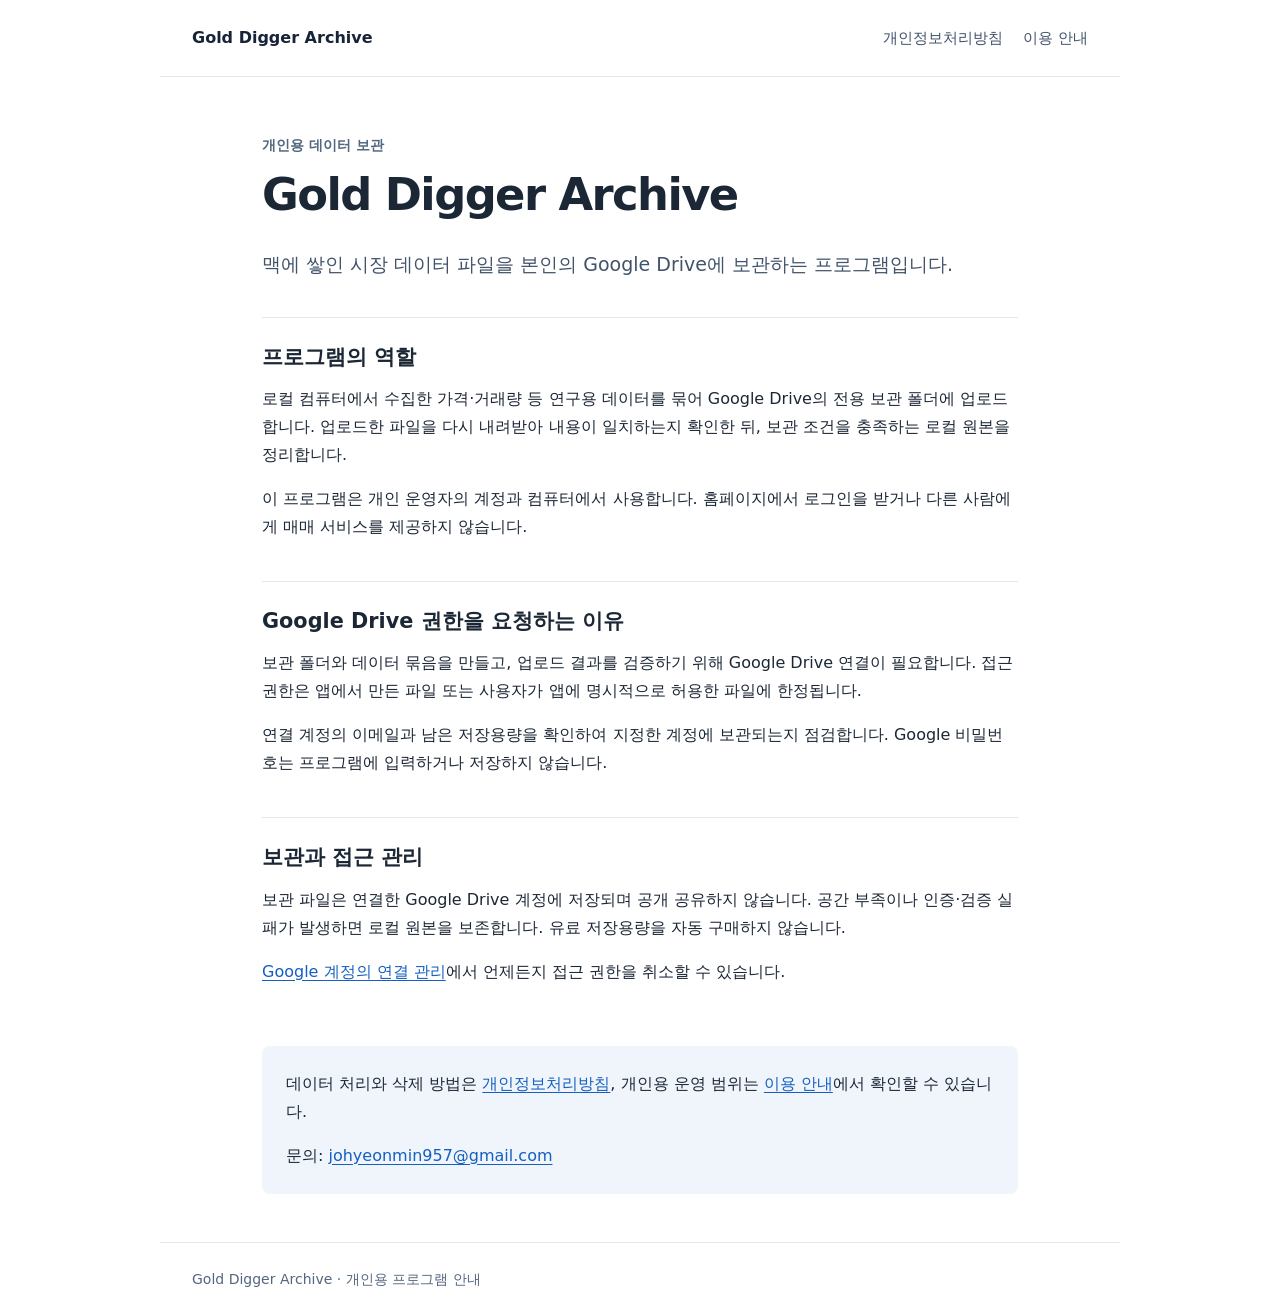
<file: index.html>
<!doctype html>
<html lang="ko">
<head>
  <meta charset="utf-8">
  <meta name="viewport" content="width=device-width, initial-scale=1">
  <meta name="description" content="Gold Digger Archive 개인용 Google Drive 데이터 보관 프로그램 안내">
  <title>Gold Digger Archive</title>
  <link rel="stylesheet" href="style.css">
</head>
<body>
  <header><a class="brand" href="./">Gold Digger Archive</a><nav aria-label="안내"><a href="privacy.html">개인정보처리방침</a><a href="terms.html">이용 안내</a></nav></header>
  <main>
    <p class="eyebrow">개인용 데이터 보관</p>
    <h1>Gold Digger Archive</h1>
    <p class="lead">맥에 쌓인 시장 데이터 파일을 본인의 Google Drive에 보관하는 프로그램입니다.</p>
    <section aria-labelledby="purpose"><h2 id="purpose">프로그램의 역할</h2>
      <p>로컬 컴퓨터에서 수집한 가격·거래량 등 연구용 데이터를 묶어 Google Drive의 전용 보관 폴더에 업로드합니다. 업로드한 파일을 다시 내려받아 내용이 일치하는지 확인한 뒤, 보관 조건을 충족하는 로컬 원본을 정리합니다.</p>
      <p>이 프로그램은 개인 운영자의 계정과 컴퓨터에서 사용합니다. 홈페이지에서 로그인을 받거나 다른 사람에게 매매 서비스를 제공하지 않습니다.</p>
    </section>
    <section aria-labelledby="access"><h2 id="access">Google Drive 권한을 요청하는 이유</h2>
      <p>보관 폴더와 데이터 묶음을 만들고, 업로드 결과를 검증하기 위해 Google Drive 연결이 필요합니다. 접근 권한은 앱에서 만든 파일 또는 사용자가 앱에 명시적으로 허용한 파일에 한정됩니다.</p>
      <p>연결 계정의 이메일과 남은 저장용량을 확인하여 지정한 계정에 보관되는지 점검합니다. Google 비밀번호는 프로그램에 입력하거나 저장하지 않습니다.</p>
    </section>
    <section aria-labelledby="controls"><h2 id="controls">보관과 접근 관리</h2>
      <p>보관 파일은 연결한 Google Drive 계정에 저장되며 공개 공유하지 않습니다. 공간 부족이나 인증·검증 실패가 발생하면 로컬 원본을 보존합니다. 유료 저장용량을 자동 구매하지 않습니다.</p>
      <p><a href="https://myaccount.google.com/connections">Google 계정의 연결 관리</a>에서 언제든지 접근 권한을 취소할 수 있습니다.</p>
    </section>
    <aside><p>데이터 처리와 삭제 방법은 <a href="privacy.html">개인정보처리방침</a>, 개인용 운영 범위는 <a href="terms.html">이용 안내</a>에서 확인할 수 있습니다.</p><p>문의: <a href="mailto:johyeonmin957@gmail.com">johyeonmin957@gmail.com</a></p></aside>
  </main>
  <footer>Gold Digger Archive · 개인용 프로그램 안내</footer>
</body>
</html>
</file>
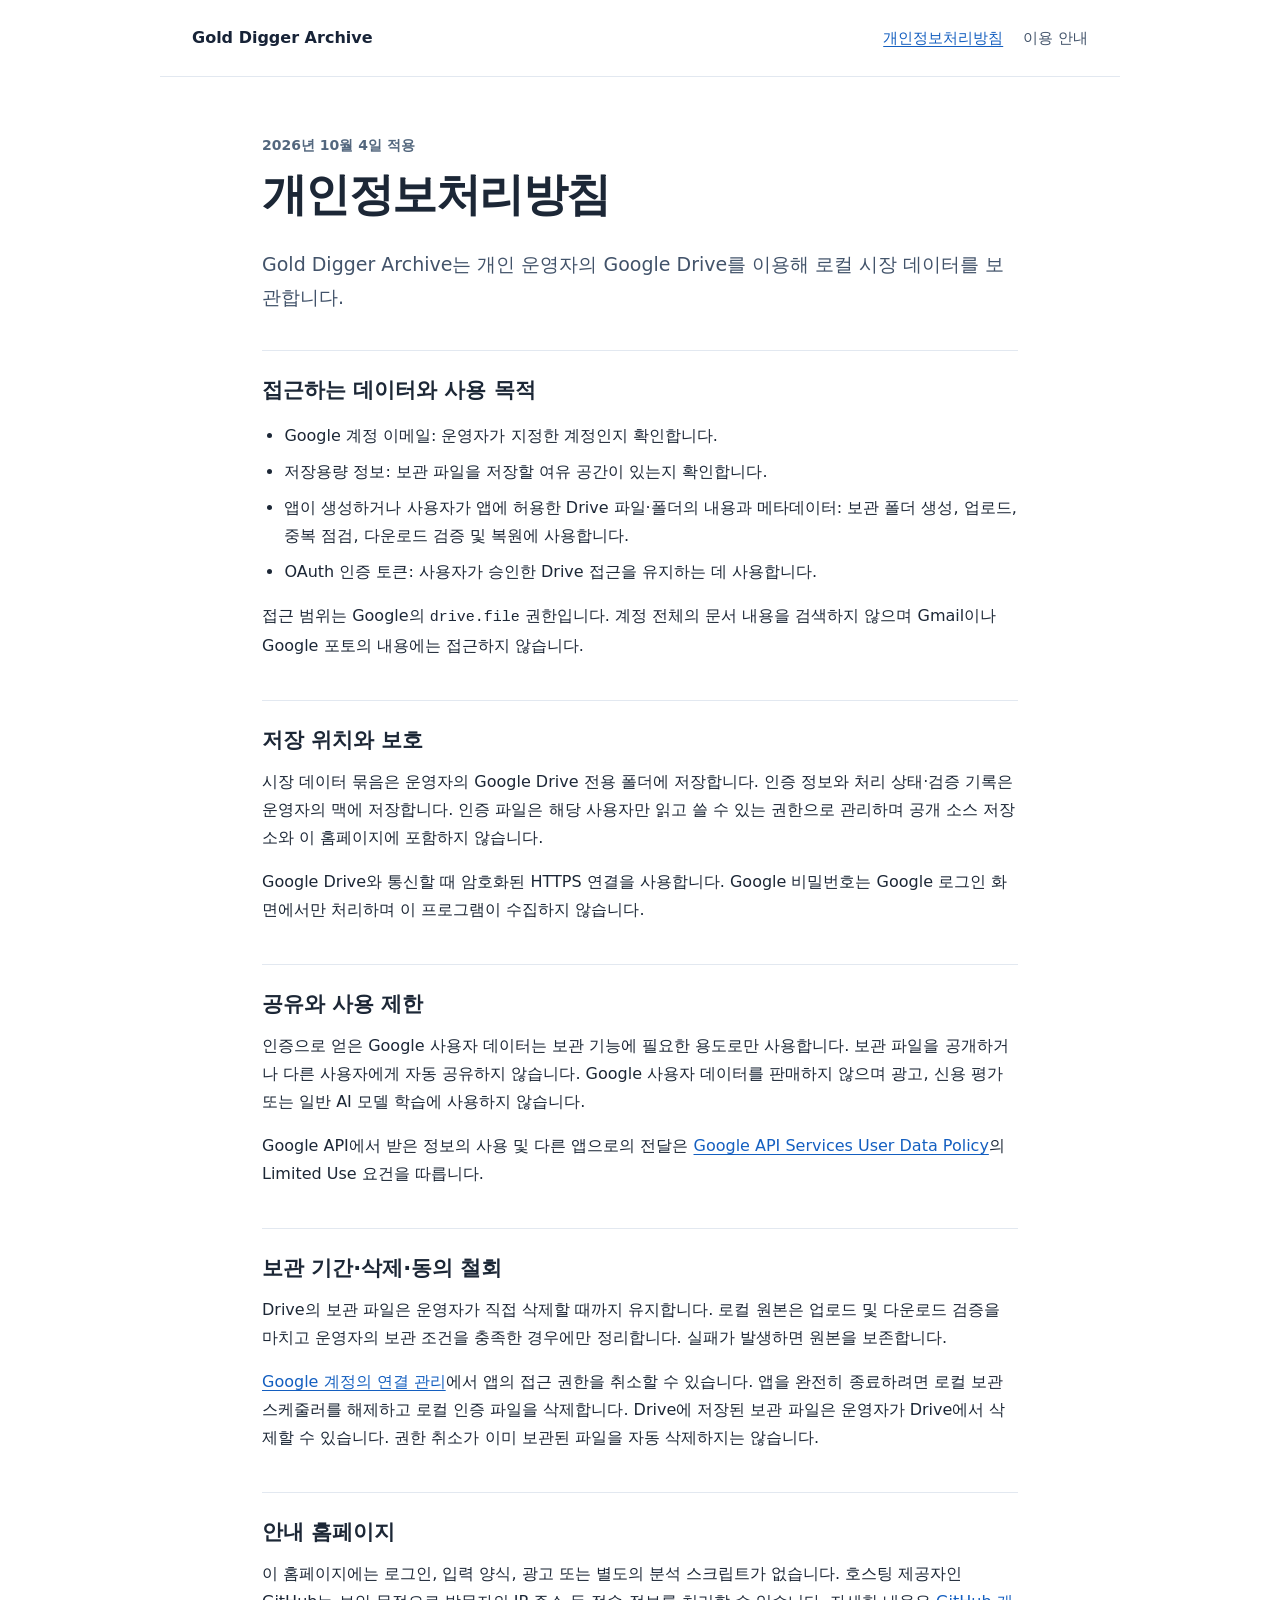
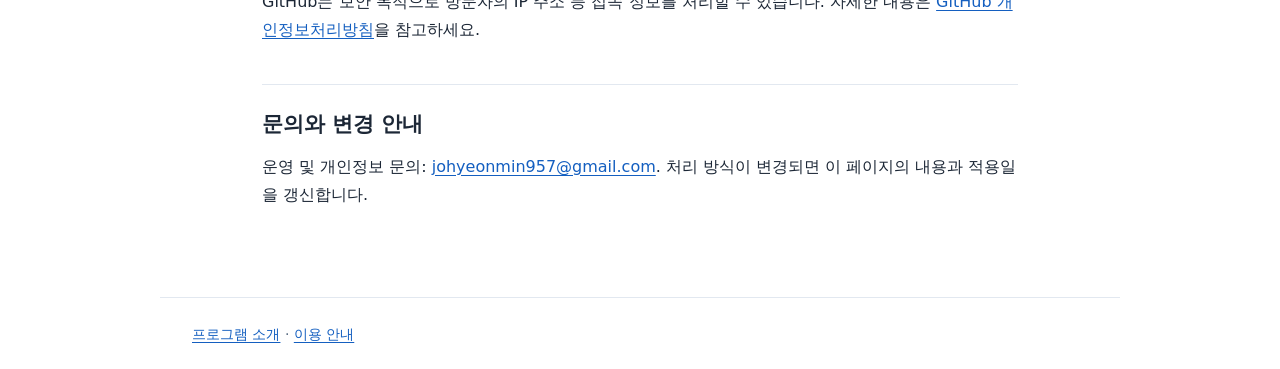
<file: privacy.html>
<!doctype html>
<html lang="ko">
<head>
  <meta charset="utf-8">
  <meta name="viewport" content="width=device-width, initial-scale=1">
  <title>개인정보처리방침 · Gold Digger Archive</title>
  <link rel="stylesheet" href="style.css">
</head>
<body>
  <header><a class="brand" href="./">Gold Digger Archive</a><nav aria-label="안내"><a aria-current="page" href="privacy.html">개인정보처리방침</a><a href="terms.html">이용 안내</a></nav></header>
  <main>
    <p class="eyebrow">2026년 10월 4일 적용</p>
    <h1>개인정보처리방침</h1>
    <p class="lead">Gold Digger Archive는 개인 운영자의 Google Drive를 이용해 로컬 시장 데이터를 보관합니다.</p>
    <section><h2>접근하는 데이터와 사용 목적</h2>
      <ul><li>Google 계정 이메일: 운영자가 지정한 계정인지 확인합니다.</li><li>저장용량 정보: 보관 파일을 저장할 여유 공간이 있는지 확인합니다.</li><li>앱이 생성하거나 사용자가 앱에 허용한 Drive 파일·폴더의 내용과 메타데이터: 보관 폴더 생성, 업로드, 중복 점검, 다운로드 검증 및 복원에 사용합니다.</li><li>OAuth 인증 토큰: 사용자가 승인한 Drive 접근을 유지하는 데 사용합니다.</li></ul>
      <p>접근 범위는 Google의 <code>drive.file</code> 권한입니다. 계정 전체의 문서 내용을 검색하지 않으며 Gmail이나 Google 포토의 내용에는 접근하지 않습니다.</p>
    </section>
    <section><h2>저장 위치와 보호</h2>
      <p>시장 데이터 묶음은 운영자의 Google Drive 전용 폴더에 저장합니다. 인증 정보와 처리 상태·검증 기록은 운영자의 맥에 저장합니다. 인증 파일은 해당 사용자만 읽고 쓸 수 있는 권한으로 관리하며 공개 소스 저장소와 이 홈페이지에 포함하지 않습니다.</p>
      <p>Google Drive와 통신할 때 암호화된 HTTPS 연결을 사용합니다. Google 비밀번호는 Google 로그인 화면에서만 처리하며 이 프로그램이 수집하지 않습니다.</p>
    </section>
    <section><h2>공유와 사용 제한</h2>
      <p>인증으로 얻은 Google 사용자 데이터는 보관 기능에 필요한 용도로만 사용합니다. 보관 파일을 공개하거나 다른 사용자에게 자동 공유하지 않습니다. Google 사용자 데이터를 판매하지 않으며 광고, 신용 평가 또는 일반 AI 모델 학습에 사용하지 않습니다.</p>
      <p>Google API에서 받은 정보의 사용 및 다른 앱으로의 전달은 <a href="https://developers.google.com/terms/api-services-user-data-policy">Google API Services User Data Policy</a>의 Limited Use 요건을 따릅니다.</p>
    </section>
    <section><h2>보관 기간·삭제·동의 철회</h2>
      <p>Drive의 보관 파일은 운영자가 직접 삭제할 때까지 유지합니다. 로컬 원본은 업로드 및 다운로드 검증을 마치고 운영자의 보관 조건을 충족한 경우에만 정리합니다. 실패가 발생하면 원본을 보존합니다.</p>
      <p><a href="https://myaccount.google.com/connections">Google 계정의 연결 관리</a>에서 앱의 접근 권한을 취소할 수 있습니다. 앱을 완전히 종료하려면 로컬 보관 스케줄러를 해제하고 로컬 인증 파일을 삭제합니다. Drive에 저장된 보관 파일은 운영자가 Drive에서 삭제할 수 있습니다. 권한 취소가 이미 보관된 파일을 자동 삭제하지는 않습니다.</p>
    </section>
    <section><h2>안내 홈페이지</h2>
      <p>이 홈페이지에는 로그인, 입력 양식, 광고 또는 별도의 분석 스크립트가 없습니다. 호스팅 제공자인 GitHub는 보안 목적으로 방문자의 IP 주소 등 접속 정보를 처리할 수 있습니다. 자세한 내용은 <a href="https://docs.github.com/en/site-policy/privacy-policies/github-general-privacy-statement">GitHub 개인정보처리방침</a>을 참고하세요.</p>
    </section>
    <section><h2>문의와 변경 안내</h2><p>운영 및 개인정보 문의: <a href="mailto:johyeonmin957@gmail.com">johyeonmin957@gmail.com</a>. 처리 방식이 변경되면 이 페이지의 내용과 적용일을 갱신합니다.</p></section>
  </main>
  <footer><a href="./">프로그램 소개</a> · <a href="terms.html">이용 안내</a></footer>
</body>
</html>
</file>
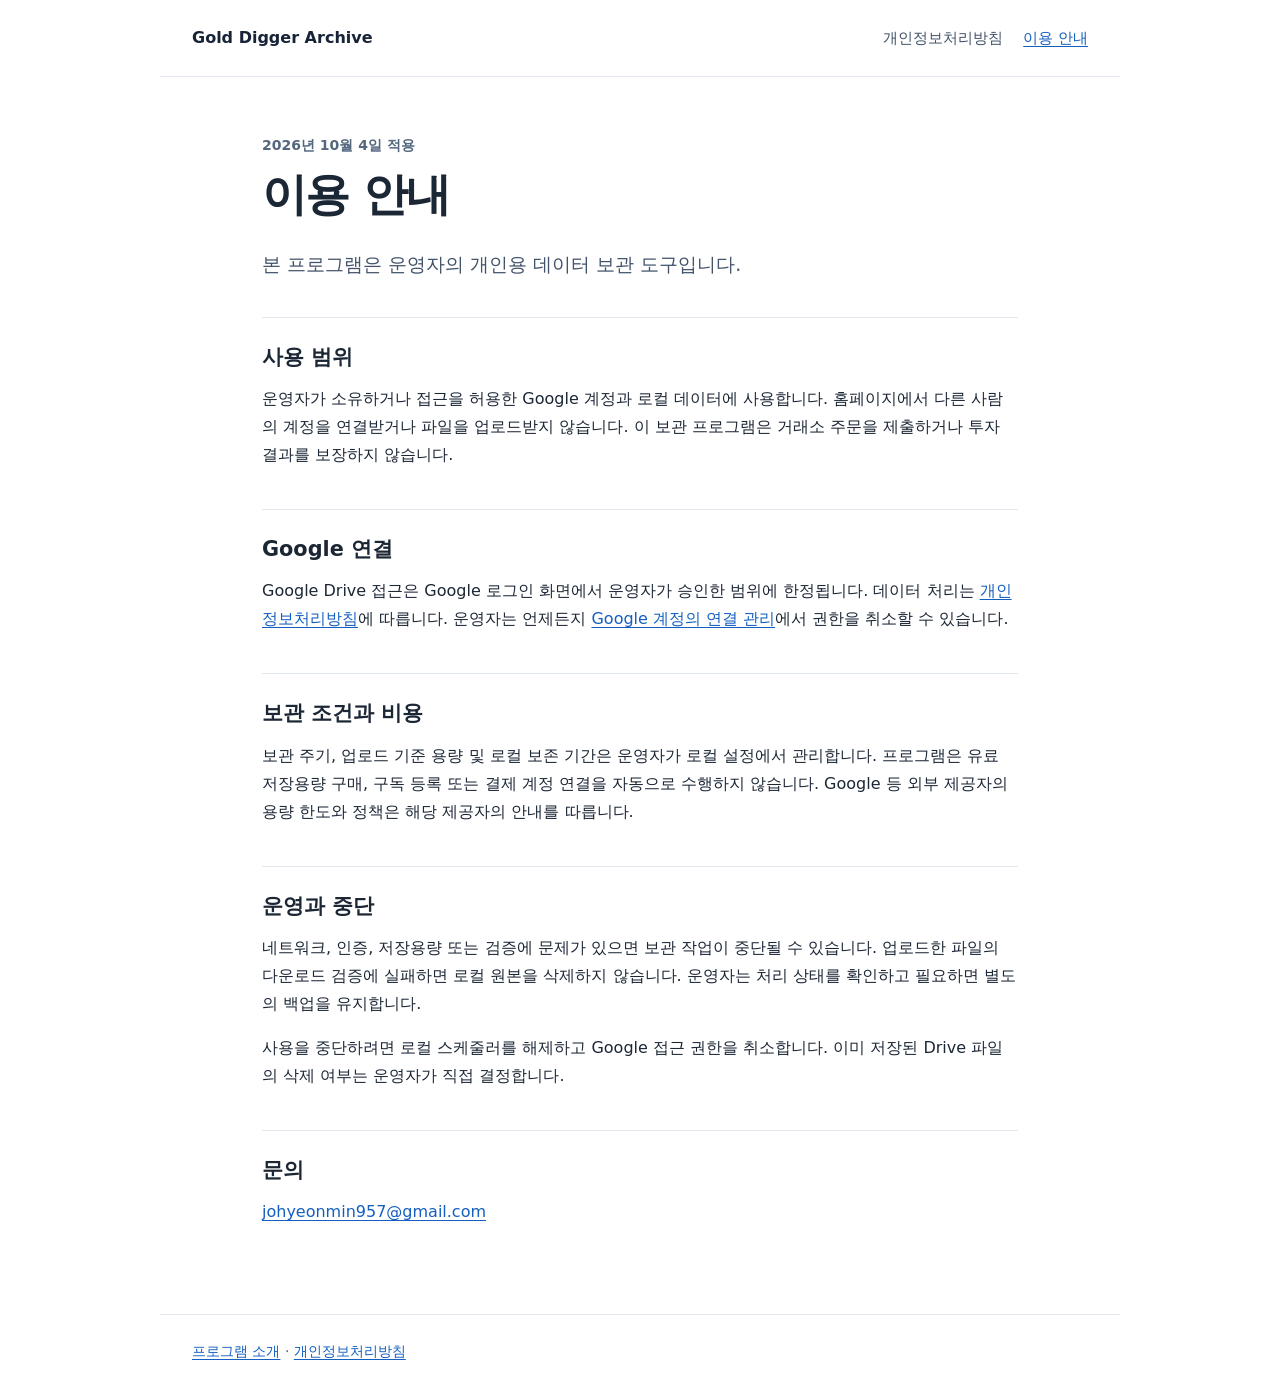
<file: terms.html>
<!doctype html>
<html lang="ko">
<head>
  <meta charset="utf-8">
  <meta name="viewport" content="width=device-width, initial-scale=1">
  <title>이용 안내 · Gold Digger Archive</title>
  <link rel="stylesheet" href="style.css">
</head>
<body>
  <header><a class="brand" href="./">Gold Digger Archive</a><nav aria-label="안내"><a href="privacy.html">개인정보처리방침</a><a aria-current="page" href="terms.html">이용 안내</a></nav></header>
  <main>
    <p class="eyebrow">2026년 10월 4일 적용</p><h1>이용 안내</h1>
    <p class="lead">본 프로그램은 운영자의 개인용 데이터 보관 도구입니다.</p>
    <section><h2>사용 범위</h2><p>운영자가 소유하거나 접근을 허용한 Google 계정과 로컬 데이터에 사용합니다. 홈페이지에서 다른 사람의 계정을 연결받거나 파일을 업로드받지 않습니다. 이 보관 프로그램은 거래소 주문을 제출하거나 투자 결과를 보장하지 않습니다.</p></section>
    <section><h2>Google 연결</h2><p>Google Drive 접근은 Google 로그인 화면에서 운영자가 승인한 범위에 한정됩니다. 데이터 처리는 <a href="privacy.html">개인정보처리방침</a>에 따릅니다. 운영자는 언제든지 <a href="https://myaccount.google.com/connections">Google 계정의 연결 관리</a>에서 권한을 취소할 수 있습니다.</p></section>
    <section><h2>보관 조건과 비용</h2><p>보관 주기, 업로드 기준 용량 및 로컬 보존 기간은 운영자가 로컬 설정에서 관리합니다. 프로그램은 유료 저장용량 구매, 구독 등록 또는 결제 계정 연결을 자동으로 수행하지 않습니다. Google 등 외부 제공자의 용량 한도와 정책은 해당 제공자의 안내를 따릅니다.</p></section>
    <section><h2>운영과 중단</h2><p>네트워크, 인증, 저장용량 또는 검증에 문제가 있으면 보관 작업이 중단될 수 있습니다. 업로드한 파일의 다운로드 검증에 실패하면 로컬 원본을 삭제하지 않습니다. 운영자는 처리 상태를 확인하고 필요하면 별도의 백업을 유지합니다.</p><p>사용을 중단하려면 로컬 스케줄러를 해제하고 Google 접근 권한을 취소합니다. 이미 저장된 Drive 파일의 삭제 여부는 운영자가 직접 결정합니다.</p></section>
    <section><h2>문의</h2><p><a href="mailto:johyeonmin957@gmail.com">johyeonmin957@gmail.com</a></p></section>
  </main><footer><a href="./">프로그램 소개</a> · <a href="privacy.html">개인정보처리방침</a></footer>
</body>
</html>
</file>
<file: style.css>
:root{font-family:system-ui,-apple-system,BlinkMacSystemFont,"Apple SD Gothic Neo","Noto Sans KR",sans-serif;color:#1c2736;background:#fff;font-size:16px;line-height:1.75}
*{box-sizing:border-box}body{margin:0}a{color:#145fc0;text-underline-offset:.2em}a:hover{color:#073f8b}a:focus-visible{outline:3px solid #145fc0;outline-offset:4px;border-radius:2px}header{max-width:960px;margin:auto;padding:24px 32px;display:flex;gap:20px;align-items:center;justify-content:space-between;border-bottom:1px solid #e2e8f0}.brand{color:#172337;font-weight:750;text-decoration:none}nav{display:flex;flex-wrap:wrap;gap:20px;font-size:.9375rem}nav a{color:#42536a;text-decoration:none}nav [aria-current=page]{color:#145fc0;text-decoration:underline}main{max-width:820px;margin:auto;padding:56px 32px 48px}.eyebrow{font-size:.875rem;font-weight:650;color:#53677e;margin:0 0 8px}h1{font-size:clamp(2rem,4vw,2.8rem);letter-spacing:-.035em;line-height:1.3;margin:0 0 24px}h2{font-size:1.3rem;line-height:1.5;margin:0 0 12px}p{margin:0 0 16px}.lead{font-size:1.1875rem;color:#42536a;margin-bottom:36px}section{padding:24px 0;border-top:1px solid #e2e8f0}aside{padding:24px;background:#f0f5fc;border-radius:8px;margin-top:20px}aside p:last-child{margin-bottom:0}ul{padding-left:1.4rem}li{margin:8px 0}code{overflow-wrap:anywhere;font-size:.9375rem}footer{max-width:960px;margin:auto;padding:24px 32px;border-top:1px solid #e2e8f0;color:#53677e;font-size:.875rem}@media(max-width:580px){header{align-items:flex-start;flex-direction:column;padding:20px 24px;gap:12px}main{padding:36px 24px}nav{gap:16px}footer{padding:24px}}
</file>
